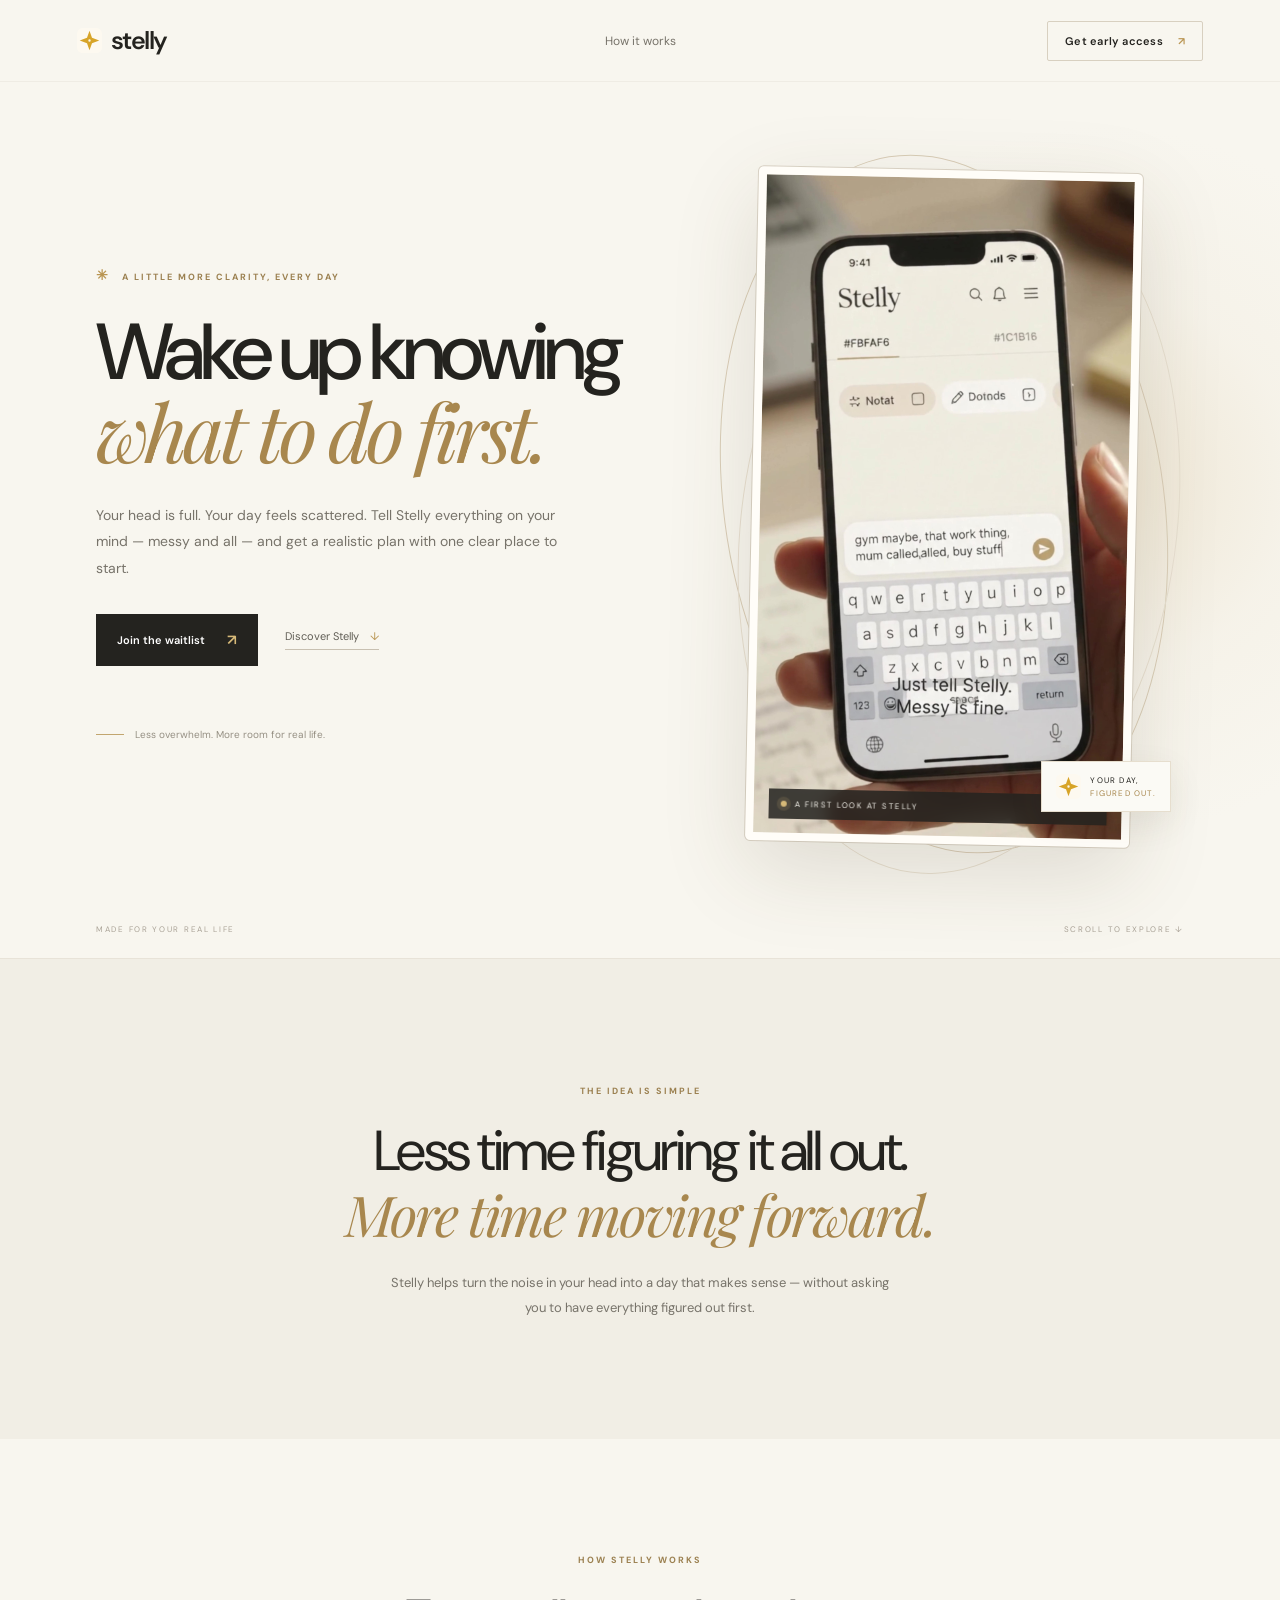
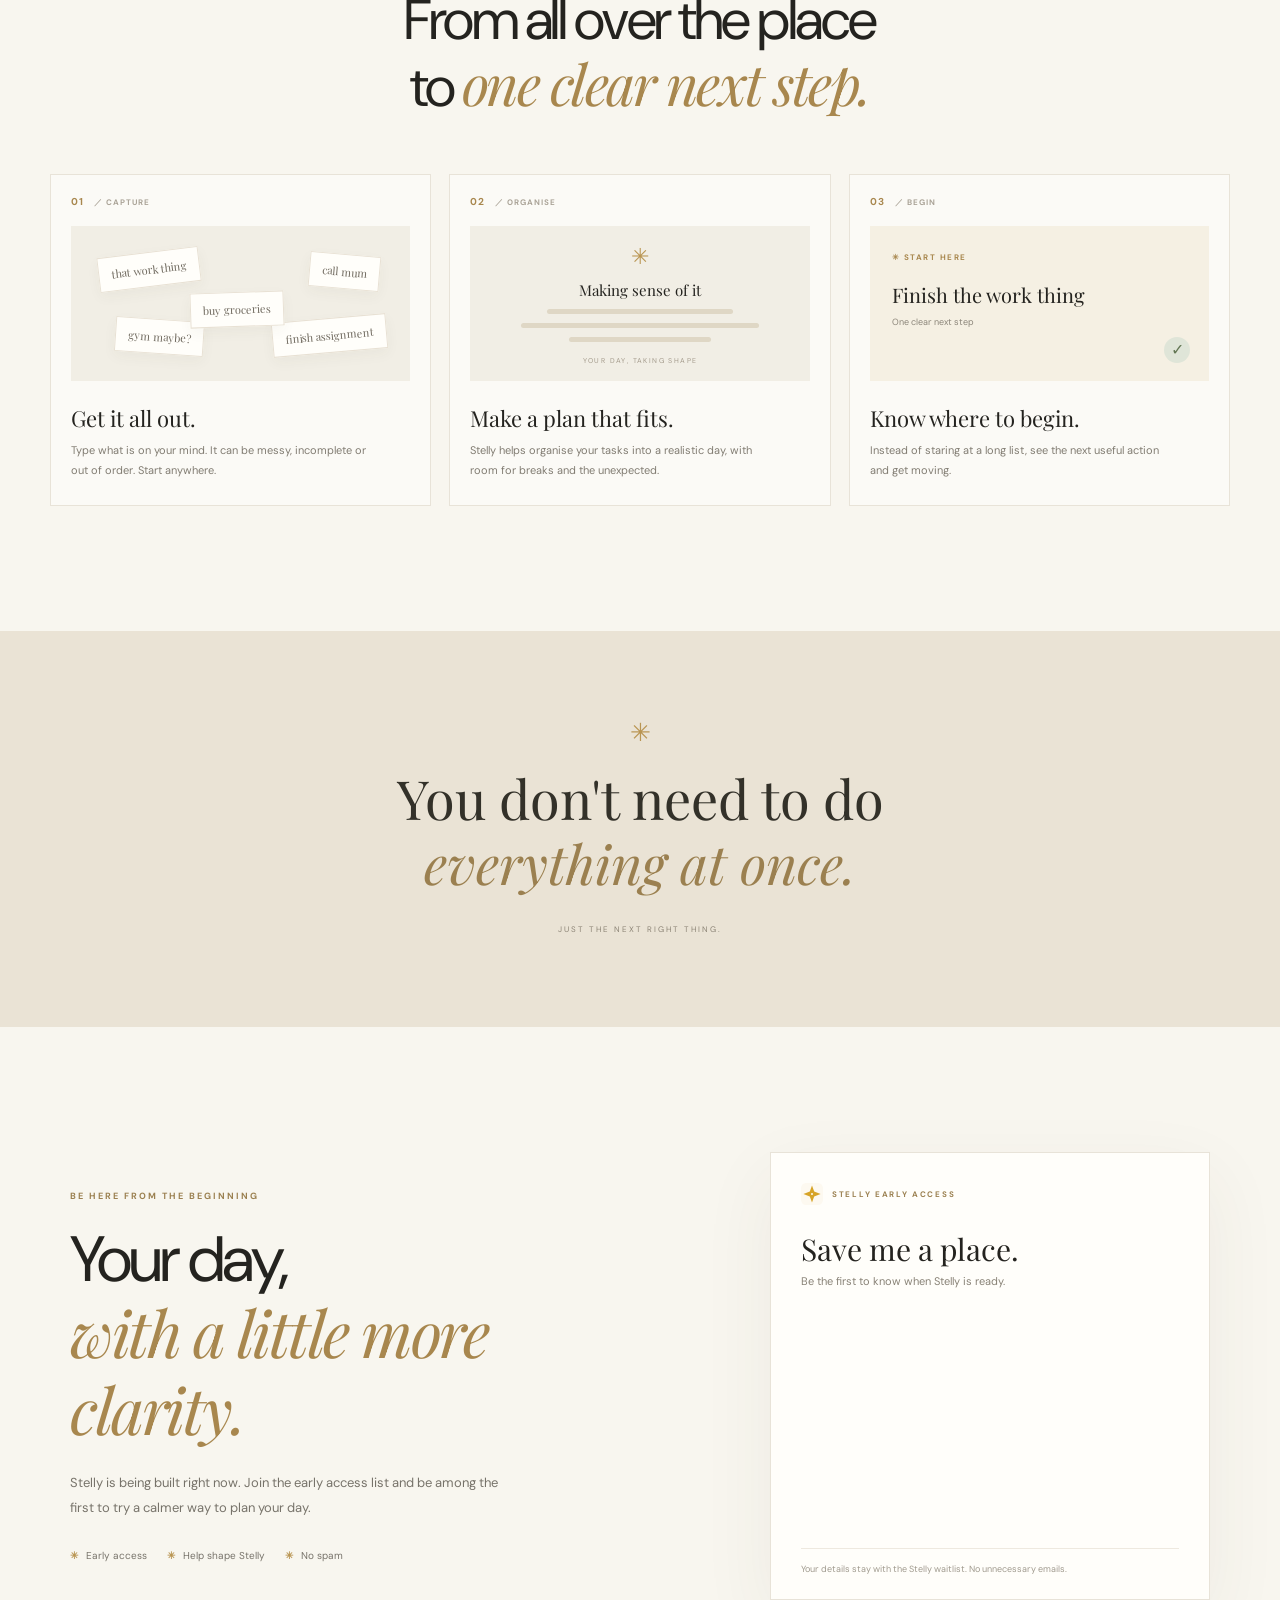
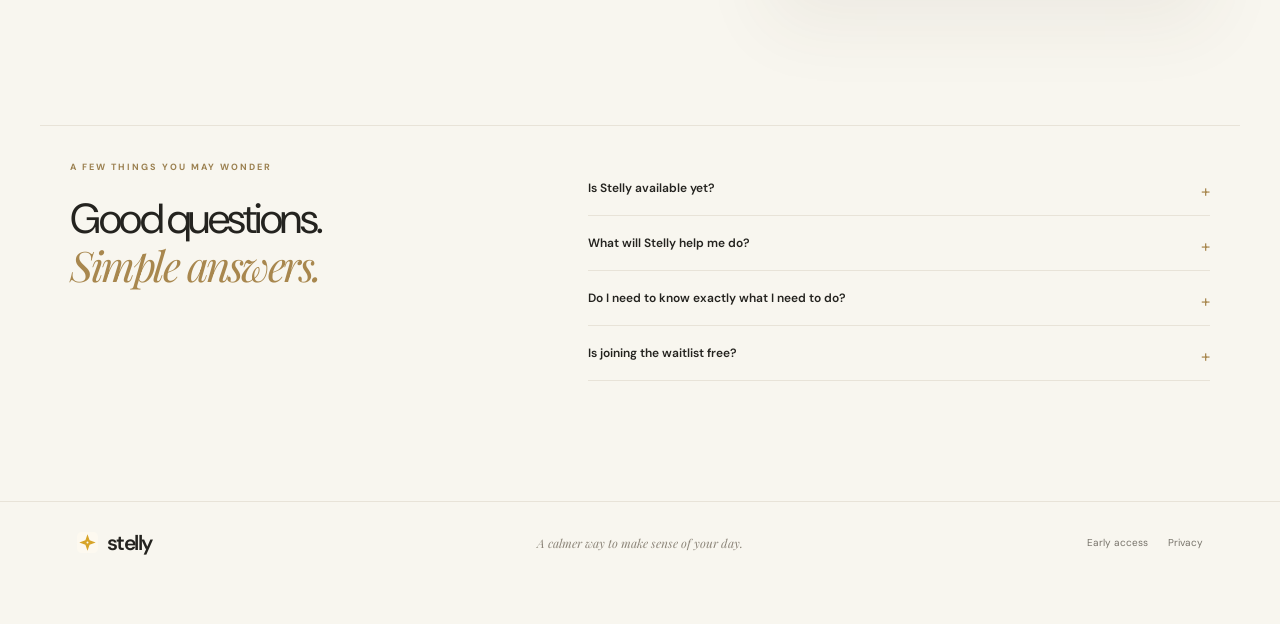
<file: index.html>
<!doctype html>
<html lang="en">
<head>
  <meta charset="utf-8">
  <meta name="viewport" content="width=device-width, initial-scale=1">
  <meta name="theme-color" content="#f8f6ef">
  <meta name="description" content="Stelly turns everything on your mind into a realistic daily plan, so you can wake up knowing what to do first.">
  <meta property="og:title" content="Stelly — Wake up knowing what to do first.">
  <meta property="og:description" content="A calmer way to make sense of your day. Get early access to Stelly.">
  <meta property="og:type" content="website">
  <title>Stelly — Wake up knowing what to do first.</title>
  <link rel="icon" href="./assets/stelly-star.svg?v=2" type="image/svg+xml">
  <link rel="shortcut icon" href="./assets/stelly-star.svg?v=2" type="image/svg+xml">
  <link rel="preconnect" href="https://fonts.googleapis.com">
  <link rel="preconnect" href="https://fonts.gstatic.com" crossorigin>
  <link href="https://fonts.googleapis.com/css2?family=DM+Sans:wght@400;500;600;700&family=Playfair+Display:ital,wght@0,400;0,500;1,400;1,500&display=swap" rel="stylesheet">
  <link rel="stylesheet" href="styles.css">
</head>
<body>
  <header class="site-header">
    <a class="brand" href="#top" aria-label="Stelly home"><img src="assets/stelly-star.svg" alt=""><span>stelly</span></a>
    <a class="nav-link" href="#how">How it works</a>
    <a class="nav-cta" href="#waitlist">Get early access <span aria-hidden="true">↗</span></a>
  </header>

  <main id="top">
    <section class="hero">
      <div class="hero-copy">
        <div class="eyebrow"><span class="eyebrow-star">✳</span> A LITTLE MORE CLARITY, EVERY DAY</div>
        <h1>Wake up knowing<br><em>what to do first.</em></h1>
        <p class="hero-description">Your head is full. Your day feels scattered. Tell Stelly everything on your mind — messy and all — and get a realistic plan with one clear place to start.</p>
        <div class="hero-actions">
          <a class="button button-dark" href="#waitlist">Join the waitlist <span aria-hidden="true">↗</span></a>
          <a class="text-link" href="#how">Discover Stelly <span aria-hidden="true">↓</span></a>
        </div>
        <div class="hero-note"><span class="note-line"></span> Less overwhelm. More room for real life.</div>
      </div>

      <div class="hero-media-wrap">
        <div class="media-orbit orbit-one"></div>
        <div class="media-orbit orbit-two"></div>
        <div class="hero-media">
          <video class="demo-video" autoplay muted loop playsinline preload="metadata" poster="assets/stelly-poster.jpg" aria-label="Stelly product introduction video">
            <source src="assets/stelly-demo.mp4" type="video/mp4">
          </video>
          <div class="media-caption"><span class="caption-dot"></span> A FIRST LOOK AT STELLY</div>
        </div>
        <div class="media-stamp"><img src="assets/stelly-star.svg" alt=""><span>YOUR DAY,<br><i>FIGURED OUT.</i></span></div>
      </div>
      <div class="hero-bottom"><span>MADE FOR YOUR REAL LIFE</span><span>SCROLL TO EXPLORE ↓</span></div>
    </section>

    <section class="manifesto" id="how">
      <div class="section-kicker">THE IDEA IS SIMPLE</div>
      <h2>Less time figuring it all out.<br><em>More time moving forward.</em></h2>
      <p>Stelly helps turn the noise in your head into a day that makes sense — without asking you to have everything figured out first.</p>
    </section>

    <section class="steps-section">
      <div class="section-heading"><div class="section-kicker">HOW STELLY WORKS</div><h2>From all over the place<br>to <em>one clear next step.</em></h2></div>
      <div class="steps-grid">
        <article class="step-card"><div class="step-number">01 <span>／ CAPTURE</span></div><div class="step-art messy-art"><span>that work thing</span><span>call mum</span><span>gym maybe?</span><span>finish assignment</span><span>buy groceries</span></div><h3>Get it all out.</h3><p>Type what is on your mind. It can be messy, incomplete or out of order. Start anywhere.</p></article>
        <article class="step-card"><div class="step-number">02 <span>／ ORGANISE</span></div><div class="step-art organise-art"><div class="organise-spark">✳</div><b>Making sense of it</b><i></i><i></i><i></i><small>YOUR DAY, TAKING SHAPE</small></div><h3>Make a plan that fits.</h3><p>Stelly helps organise your tasks into a realistic day, with room for breaks and the unexpected.</p></article>
        <article class="step-card"><div class="step-number">03 <span>／ BEGIN</span></div><div class="step-art begin-art"><span>✳ START HERE</span><b>Finish the work thing</b><small>One clear next step</small><div class="begin-check">✓</div></div><h3>Know where to begin.</h3><p>Instead of staring at a long list, see the next useful action and get moving.</p></article>
      </div>
    </section>

    <section class="quiet-quote"><div class="quote-star">✳</div><p>You don't need to do<br><em>everything at once.</em></p><span>JUST THE NEXT RIGHT THING.</span></section>

    <section class="waitlist-section" id="waitlist">
      <div class="waitlist-copy"><div class="section-kicker">BE HERE FROM THE BEGINNING</div><h2>Your day,<br><em>with a little more clarity.</em></h2><p>Stelly is being built right now. Join the early access list and be among the first to try a calmer way to plan your day.</p><div class="waitlist-points"><span><b>✳</b> Early access</span><span><b>✳</b> Help shape Stelly</span><span><b>✳</b> No spam</span></div></div>
      <div class="form-card"><div class="form-card-top"><img src="assets/stelly-star.svg" alt=""><span>STELLY EARLY ACCESS</span></div><h3>Save me a place.</h3><p>Be the first to know when Stelly is ready.</p>
        <iframe class="tally-frame" data-tally-src="https://tally.so/embed/zE70bq?alignLeft=1&hideTitle=1&transparentBackground=1&dynamicHeight=1" title="Join the Stelly early access waitlist"></iframe>
        <script>(function(){var d=document,w="https://tally.so/widgets/embed.js",params=new URLSearchParams(window.location.search),utmKeys=["utm_source","utm_medium","utm_campaign","utm_term","utm_content"];d.querySelectorAll("iframe.tally-frame[data-tally-src]").forEach(function(frame){try{var url=new URL(frame.dataset.tallySrc);utmKeys.forEach(function(k){var val=params.get(k);if(val&&!url.searchParams.has(k)){url.searchParams.set(k,val)}});frame.dataset.tallySrc=url.toString()}catch(err){}});var v=function(){if(typeof Tally!=="undefined"){Tally.loadEmbeds()}else{d.querySelectorAll("iframe[data-tally-src]:not([src])").forEach(function(e){e.src=e.dataset.tallySrc})}};if(typeof Tally!=="undefined")v();else if(!d.querySelector('script[src="'+w+'"]')){var s=d.createElement("script");s.src=w;s.async=true;s.onload=v;s.onerror=v;d.body.appendChild(s)}})();</script>
        <div class="privacy-note">Your details stay with the Stelly waitlist. No unnecessary emails.</div>
      </div>
    </section>

    <section class="faq-section"><div><div class="section-kicker">A FEW THINGS YOU MAY WONDER</div><h2>Good questions.<br><em>Simple answers.</em></h2></div><div class="faq-list">
      <details><summary>Is Stelly available yet?</summary><p>Not yet. Stelly is being built. Join the waitlist to hear when the first version is ready to try.</p></details>
      <details><summary>What will Stelly help me do?</summary><p>Stelly is designed to turn the tasks and thoughts on your mind into a realistic daily plan, with one clear first action.</p></details>
      <details><summary>Do I need to know exactly what I need to do?</summary><p>No. The idea is to let you start with a messy brain dump. Stelly helps make sense of it.</p></details>
      <details><summary>Is joining the waitlist free?</summary><p>Yes. Joining the early access waitlist is free. Product pricing has not been announced.</p></details>
    </div></section>
  </main>

  <footer class="site-footer"><a class="brand" href="#top"><img src="assets/stelly-star.svg" alt=""><span>stelly</span></a><span class="footer-thought">A calmer way to make sense of your day.</span><div class="footer-links"><a href="#waitlist">Early access</a><a href="privacy.html">Privacy</a></div><small>© 2026 Stelly. Made for your real life.</small></footer>
  <script src="script.js"></script>
</body>
</html>
</file>
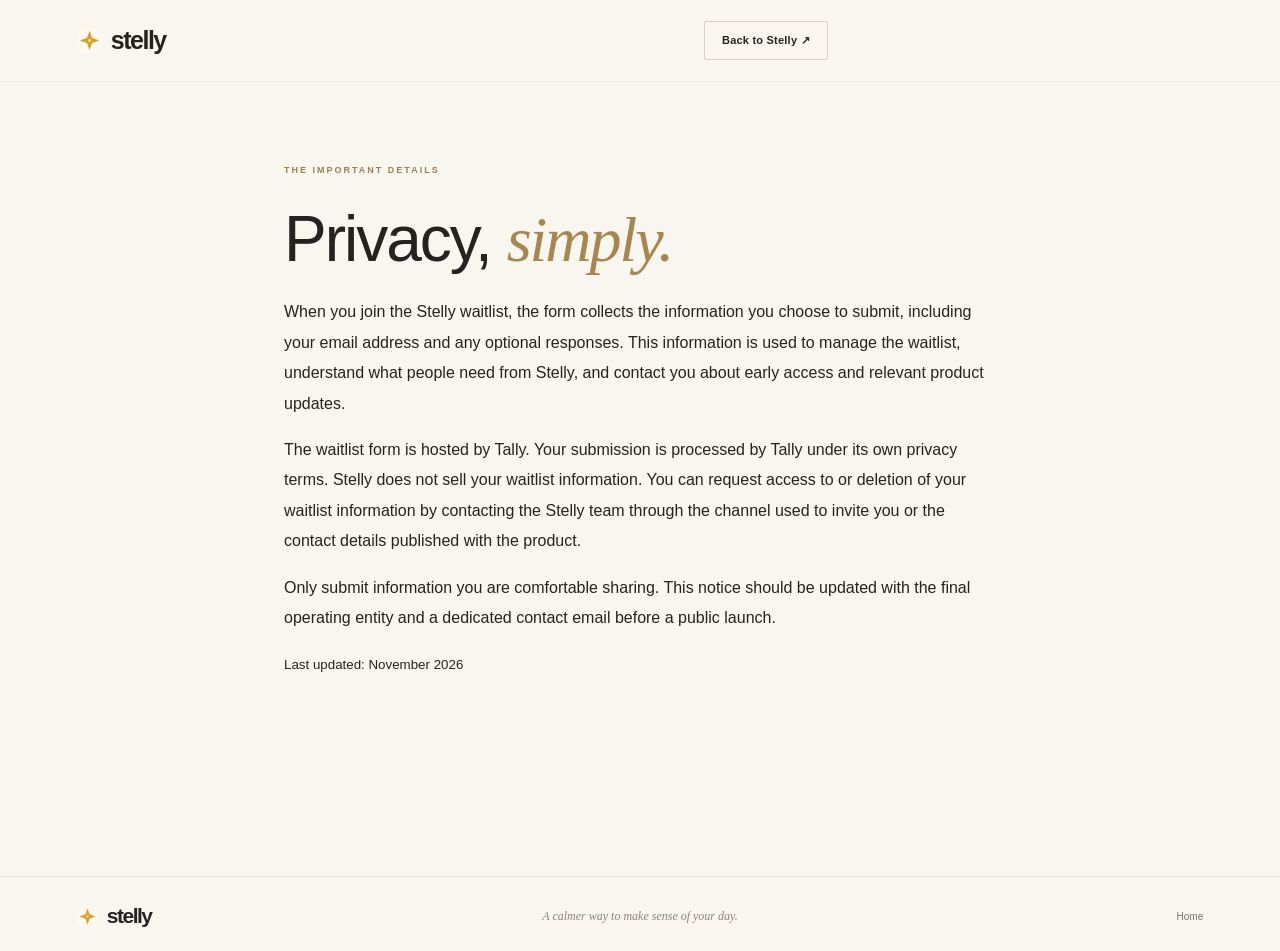
<file: privacy.html>
<!doctype html><html lang="en"><head><meta charset="utf-8"><meta name="viewport" content="width=device-width,initial-scale=1"><meta name="description" content="Stelly waitlist privacy information"><title>Privacy — Stelly</title><meta name="theme-color" content="#f8f6ef"><link rel="icon" href="./assets/stelly-star.svg?v=2" type="image/svg+xml"><link rel="stylesheet" href="styles.css"></head><body><header class="site-header"><a class="brand" href="index.html"><img src="assets/stelly-star.svg" alt=""><span>stelly</span></a><a class="nav-cta" href="index.html">Back to Stelly ↗</a></header><main style="max-width:760px;margin:80px auto;padding:0 24px 100px;line-height:1.9"><div class="section-kicker">THE IMPORTANT DETAILS</div><h1 style="font-size:clamp(42px,7vw,64px);letter-spacing:-2px">Privacy, <em style="font-family:Georgia,serif;color:#a8874e;font-weight:400">simply.</em></h1><p>When you join the Stelly waitlist, the form collects the information you choose to submit, including your email address and any optional responses. This information is used to manage the waitlist, understand what people need from Stelly, and contact you about early access and relevant product updates.</p><p>The waitlist form is hosted by Tally. Your submission is processed by Tally under its own privacy terms. Stelly does not sell your waitlist information. You can request access to or deletion of your waitlist information by contacting the Stelly team through the channel used to invite you or the contact details published with the product.</p><p>Only submit information you are comfortable sharing. This notice should be updated with the final operating entity and a dedicated contact email before a public launch.</p><p><small>Last updated: November 2026</small></p></main><footer class="site-footer"><a class="brand" href="index.html"><img src="assets/stelly-star.svg" alt=""><span>stelly</span></a><span class="footer-thought">A calmer way to make sense of your day.</span><div class="footer-links"><a href="index.html">Home</a></div></footer></body></html>
</file>
<file: styles.css>
:root{--cream:#f8f6ef;--paper:#fffefa;--ink:#24231f;--muted:#77736a;--gold:#b99552;--line:#e8e3d8;--serif:'Playfair Display',Georgia,serif;--sans:'DM Sans',Arial,sans-serif}*{box-sizing:border-box}html{scroll-behavior:smooth;scroll-padding-top:90px}body{margin:0;background:var(--cream);color:var(--ink);font-family:var(--sans);-webkit-font-smoothing:antialiased}a{color:inherit;text-decoration:none}.site-header{height:82px;max-width:1440px;margin:auto;padding:0 clamp(22px,6vw,88px);display:grid;grid-template-columns:1fr 1fr 1fr;align-items:center;border-bottom:1px solid #e9e5dc88}.brand{display:inline-flex;align-items:center;gap:9px;font-size:25px;font-weight:600;letter-spacing:-1.5px;width:max-content}.brand img{width:25px;height:25px}.nav-link{justify-self:center;font-size:12px;color:#77736a}.nav-cta{justify-self:end;font-size:11px;font-weight:600;letter-spacing:.02em;padding:12px 17px;border:1px solid #d8d0c0;border-radius:2px;transition:background .2s,color .2s}.nav-cta:hover{background:var(--ink);color:white}.nav-cta span{margin-left:12px;color:var(--gold)}.hero{position:relative;max-width:1440px;min-height:min(810px,calc(100svh - 82px));margin:auto;padding:70px clamp(22px,7.5vw,112px) 82px;display:grid;grid-template-columns:1.05fr .95fr;align-items:center;gap:clamp(35px,6vw,90px);overflow:hidden}.hero:before{content:"";position:absolute;width:720px;height:720px;right:-180px;top:40px;background:radial-gradient(circle,#e9ddc5aa 0%,#f1ebdd55 38%,transparent 70%);pointer-events:none}.hero-copy{position:relative;z-index:2;padding-bottom:22px}.eyebrow,.section-kicker{font-size:9px;letter-spacing:2px;font-weight:700;color:#9b8050}.eyebrow-star{font-size:14px;margin-right:8px;color:var(--gold)}h1{font-size:clamp(54px,6.2vw,88px);font-weight:500;letter-spacing:-5px;line-height:.99;margin:29px 0 26px}h1 em,h2 em{font-family:var(--serif);font-weight:400;color:#a8874e}.hero-description{max-width:470px;font-size:14px;line-height:1.9;color:#77736a}.hero-actions{display:flex;align-items:center;gap:27px;margin-top:32px}.button{display:inline-flex;align-items:center;justify-content:center;gap:22px;padding:16px 21px;font-size:11px;font-weight:600;transition:transform .2s,background .2s}.button:hover{transform:translateY(-2px)}.button-dark{background:var(--ink);color:#fff}.button-dark span{color:#d6b978;font-size:15px}.text-link{font-size:11px;color:#615e56;border-bottom:1px solid #c8c0b1;padding-bottom:6px}.text-link span{margin-left:8px;color:var(--gold)}.hero-note{display:flex;align-items:center;gap:11px;margin-top:62px;font-size:10px;color:#969084}.note-line{height:1px;width:28px;background:#c2a66f}.hero-media-wrap{position:relative;z-index:1;width:100%;max-width:440px;justify-self:center;padding:18px 28px 32px}.media-orbit{position:absolute;border:1px solid #d9cdb7;border-radius:50%;pointer-events:none}.orbit-one{inset:0 0 20px 0;transform:rotate(-9deg)}.orbit-two{inset:22px -13px 0 17px;transform:rotate(8deg);border-color:#e7dfd0}.hero-media{position:relative;z-index:1;width:100%;aspect-ratio:9/15.8;overflow:hidden;background:#e9e2d5;border:8px solid #fffdf8;border-radius:5px;box-shadow:0 28px 85px #51452b26,0 0 0 1px #dcd5c8;transform:rotate(1.2deg)}.demo-video{width:100%;height:100%;display:block;object-fit:cover;background:#e9e2d5}.media-caption{position:absolute;left:15px;right:15px;bottom:14px;display:flex;align-items:center;gap:8px;padding:10px 12px;background:#24231fd9;color:#f8f6ef;font-size:8px;letter-spacing:1.5px;backdrop-filter:blur(8px)}.caption-dot{width:6px;height:6px;background:#d6b978;border-radius:50%;box-shadow:0 0 0 4px #d6b97822}.media-stamp{position:absolute;z-index:2;right:-7px;bottom:64px;display:flex;align-items:center;gap:9px;background:#fbfaf5;border:1px solid #e6dece;padding:12px 14px;box-shadow:0 12px 35px #51452b17;font-size:8px;line-height:1.55;letter-spacing:1.2px}.media-stamp img{width:25px}.media-stamp i{font-style:normal;color:#a8874e}.hero-bottom{position:absolute;bottom:24px;left:clamp(22px,7.5vw,112px);right:clamp(22px,7.5vw,112px);display:flex;justify-content:space-between;color:#aaa397;font-size:8px;letter-spacing:1.7px}.manifesto{text-align:center;padding:126px 22px 118px;border-top:1px solid var(--line);background:#f1eee5}.manifesto h2,.section-heading h2,.waitlist-copy h2,.faq-section h2{font-size:clamp(37px,4.4vw,58px);font-weight:400;letter-spacing:-2.5px;line-height:1.12;margin:22px 0}.manifesto>p{max-width:520px;margin:0 auto;color:var(--muted);font-size:13px;line-height:1.9}.steps-section{max-width:1240px;margin:auto;padding:115px 30px 125px}.section-heading{text-align:center}.steps-grid{display:grid;grid-template-columns:repeat(3,1fr);gap:18px;margin-top:56px}.step-card{background:#fbfaf6;border:1px solid var(--line);padding:20px 20px 25px;transition:transform .25s,box-shadow .25s}.step-card:hover{transform:translateY(-5px);box-shadow:0 20px 50px #51452b12}.step-number{font-size:10px;font-weight:700;color:#a8874e;letter-spacing:1px}.step-number span{font-size:8px;color:#aaa397;margin-left:7px}.step-art{height:155px;margin:18px 0 22px;background:#f1eee5;position:relative;overflow:hidden}.messy-art span{position:absolute;background:#fffefa;border:1px solid #e8e1d4;padding:9px 12px;font:11px var(--serif);color:#716b60;box-shadow:0 5px 14px #51452b0b}.messy-art span:nth-child(1){left:8%;top:17%;transform:rotate(-7deg)}.messy-art span:nth-child(2){right:9%;top:18%;transform:rotate(5deg)}.messy-art span:nth-child(3){left:13%;bottom:17%;transform:rotate(4deg)}.messy-art span:nth-child(4){right:7%;bottom:18%;transform:rotate(-5deg)}.messy-art span:nth-child(5){left:35%;top:43%;transform:rotate(-2deg)}.organise-art{display:flex;flex-direction:column;align-items:center;justify-content:center;gap:9px}.organise-spark{font-size:22px;color:#b99552}.organise-art b{font:15px var(--serif);font-weight:400}.organise-art i{height:5px;width:55%;border-radius:8px;background:#dfd7c5}.organise-art i:nth-of-type(2){width:70%}.organise-art i:nth-of-type(3){width:42%}.organise-art small{font-size:7px;letter-spacing:1.4px;color:#a49b8c;margin-top:5px}.begin-art{background:#f5f0e3;padding:26px 22px}.begin-art>span{display:block;font-size:8px;font-weight:700;letter-spacing:1.5px;color:#a8874e}.begin-art>b{display:block;margin-top:19px;font:20px var(--serif);font-weight:400}.begin-art>small{display:block;margin-top:8px;font-size:9px;color:#8b8579}.begin-check{position:absolute;right:19px;bottom:18px;width:26px;height:26px;border-radius:50%;background:#dfe5d8;color:#627653;display:grid;place-items:center}.step-card h3{font:22px var(--serif);font-weight:400;margin:0 0 8px}.step-card>p{font-size:11px;line-height:1.8;color:#817c72;margin:0;max-width:310px}.quiet-quote{text-align:center;padding:85px 20px 90px;background:#eae3d5}.quote-star{font-size:25px;color:#b99552}.quiet-quote p{font:clamp(34px,4.4vw,54px)/1.2 var(--serif);margin:17px 0 20px;color:#333129}.quiet-quote p em{color:#9b8050}.quiet-quote>span{font-size:8px;letter-spacing:2px;color:#8c8476}.waitlist-section{max-width:1200px;margin:auto;padding:125px 30px;display:grid;grid-template-columns:1fr minmax(340px,440px);gap:9%;align-items:center}.waitlist-copy h2{font-size:clamp(43px,5vw,65px)}.waitlist-copy>p{max-width:450px;color:var(--muted);font-size:13px;line-height:1.9}.waitlist-points{display:flex;flex-wrap:wrap;gap:20px;margin-top:28px}.waitlist-points span{font-size:10px;color:#77736a}.waitlist-points b{color:#b99552;margin-right:5px}.form-card{background:#fffefa;border:1px solid var(--line);padding:30px 30px 24px;box-shadow:0 25px 70px #51452b10}.form-card-top{display:flex;align-items:center;gap:9px;color:#9b8050;font-size:8px;font-weight:700;letter-spacing:1.7px}.form-card-top img{width:22px}.form-card h3{font:30px var(--serif);font-weight:400;margin:24px 0 5px}.form-card>p{font-size:11px;color:#888276;margin:0 0 20px}.tally-frame{width:100%;min-height:240px;border:0;display:block;background:transparent}.privacy-note{border-top:1px solid #eee9df;padding-top:14px;font-size:9px;color:#a09a8e}.faq-section{max-width:1200px;margin:auto;padding:35px 30px 120px;display:grid;grid-template-columns:.8fr 1.2fr;gap:9%;border-top:1px solid var(--line)}.faq-section h2{font-size:42px}.faq-list details{border-bottom:1px solid var(--line);padding:19px 0}.faq-list summary{cursor:pointer;list-style:none;font-size:12px;font-weight:600}.faq-list summary::-webkit-details-marker{display:none}.faq-list summary:after{content:'+';float:right;color:#a8874e;font-size:17px;font-weight:400}.faq-list details[open] summary:after{content:'−'}.faq-list details p{font-size:11px;line-height:1.8;color:#817c72;max-width:560px;margin:12px 0 0}.site-footer{max-width:1440px;margin:auto;border-top:1px solid var(--line);padding:27px clamp(22px,6vw,88px) 22px;display:grid;grid-template-columns:1fr 1fr 1fr;align-items:center;gap:15px}.site-footer .brand{font-size:21px}.site-footer .brand img{width:21px}.footer-thought{font:italic 12px var(--serif);color:#8c8579;justify-self:center}.footer-links{justify-self:end;display:flex;gap:20px;font-size:10px;color:#77736a}.site-footer>small{grid-column:1/-1;text-align:center;color:#aaa397;font-size:9px;margin-top:18px}.js .reveal{opacity:0;transform:translateY(16px);transition:opacity .75s ease,transform .75s ease}.js .reveal.visible{opacity:1;transform:none}@media(max-width:900px){.hero{grid-template-columns:1fr .85fr;gap:25px;padding-left:5vw;padding-right:5vw}h1{font-size:clamp(48px,6.5vw,68px);letter-spacing:-3.5px}.hero-media-wrap{max-width:360px}.waitlist-section{gap:5%}.site-footer{grid-template-columns:1fr 1fr}.footer-thought{display:none}}@media(max-width:700px){.site-header{height:70px;padding:0 20px;grid-template-columns:1fr auto}.nav-link{display:none}.nav-cta{font-size:10px;padding:11px 12px}.brand{font-size:23px}.hero{display:flex;flex-direction:column;align-items:stretch;gap:35px;padding:68px 24px 80px;min-height:0}.hero-copy{padding:0}.hero h1{font-size:clamp(49px,12vw,66px);letter-spacing:-3.8px;margin:23px 0}.hero-description{font-size:13px;line-height:1.85}.hero-note{margin-top:35px}.hero-media-wrap{width:min(100%,360px);padding:10px 22px 25px}.hero-media{aspect-ratio:9/15.4}.media-stamp{right:-4px;bottom:54px}.hero-bottom{bottom:20px;font-size:7px}.manifesto{padding:90px 22px}.manifesto h2,.section-heading h2{font-size:39px}.steps-section{padding:85px 20px}.steps-grid{grid-template-columns:1fr;gap:13px;margin-top:38px}.step-card{padding:18px}.step-art{height:145px}.quiet-quote{padding:70px 15px}.waitlist-section{grid-template-columns:1fr;padding:85px 20px;gap:35px}.waitlist-copy h2{font-size:49px}.form-card{padding:25px 20px}.faq-section{grid-template-columns:1fr;padding:30px 20px 85px;gap:20px}.faq-section h2{font-size:37px}.site-footer{padding:24px 20px;grid-template-columns:1fr auto}.footer-links{gap:13px}.site-footer>small{text-align:left}}@media(prefers-reduced-motion:reduce){html{scroll-behavior:auto}.step-card,.button,.js .reveal,.js .reveal.visible{transition:none;transform:none;opacity:1}}
</file>
